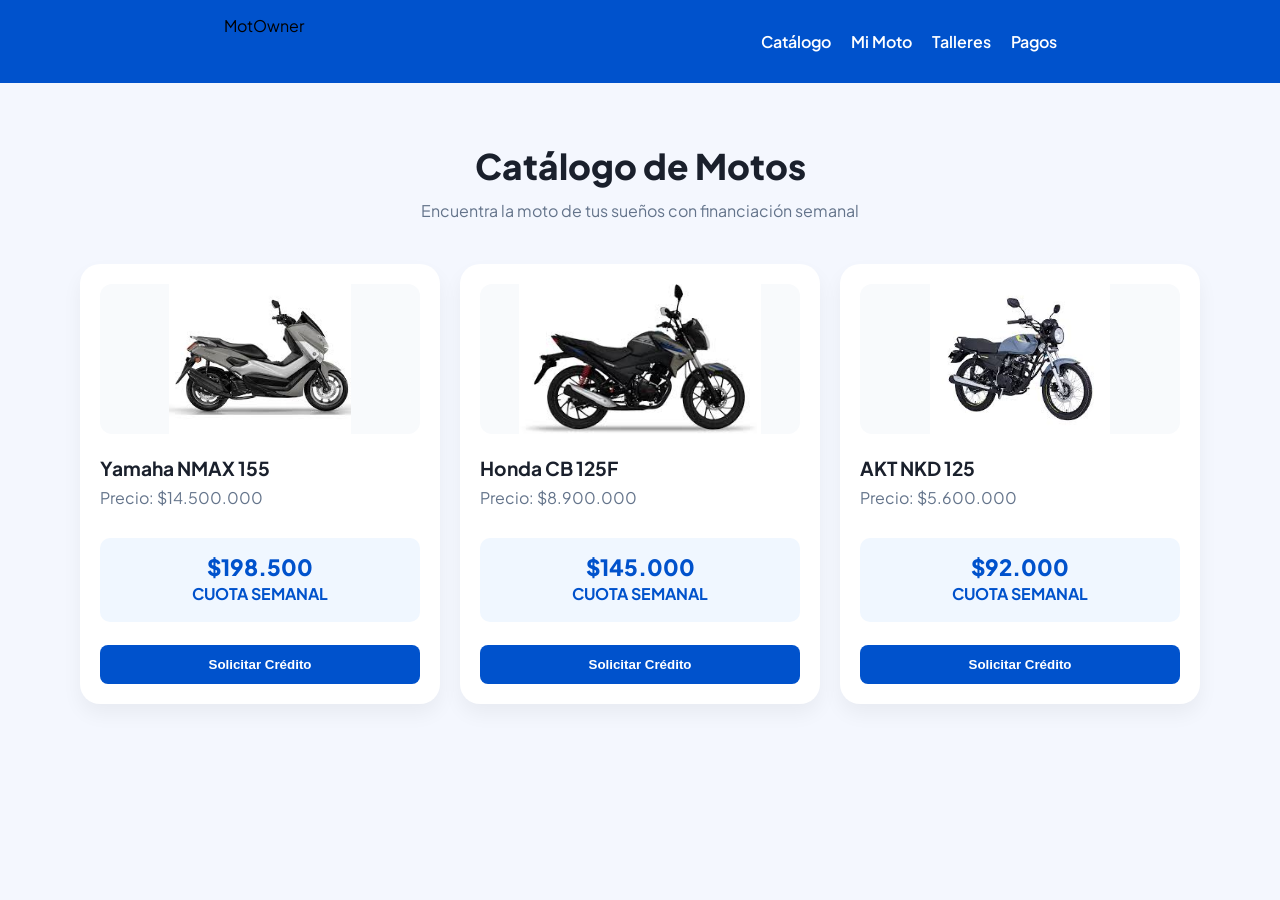
<file: static/index.html>
<!DOCTYPE html>
<html lang="es">
<head>
    <meta charset="UTF-8">
    <meta name="viewport" content="width=device-width, initial-scale=1.0">
    <title>MotOwner - Catálogo de Motos</title>
    <link rel="stylesheet" href="css/estilos.css">
</head>
<body>

    <nav class="navbar">
        <div class="logo">MotOwner</div>
        <ul class="nav-links">
            <li><a href="index.html" class="active">Catálogo</a></li>
            <li><a href="salud.html">Mi Moto</a></li>
            <li><a href="talleres.html">Talleres</a></li>
            <li><a href="pagos.html">Pagos</a></li>
        </ul>
    </nav>

    <div class="main-container">
        
        <header style="text-align: center; margin-top: 40px;">
            <h1 style="font-weight: 800; font-size: 2.5rem; margin: 0; color: #1a202c;">Catálogo de Motos</h1>
            <p style="color: #64748b; font-size: 1.1rem; margin-top: 10px;">Encuentra la moto de tus sueños con financiación semanal</p>
        </header>

        <main class="contenedor-grid">
            
            <article class="card">
                <img src="img/moto.jpg" alt="Yamaha NMAX 155" class="moto-img">
                <div>
                    <h3 style="margin: 0; font-size: 1.2rem; color: #1a202c;">Yamaha NMAX 155</h3>
                    <p style="color: #64748b; font-size: 0.85rem; margin: 5px 0;">Precio: $14.500.000</p>
                </div>
                
                <div class="cuota-box">
                    <span style="color: #0052cc; font-weight: 800; font-size: 1.4rem;">$198.500</span>
                    <p style="margin: 0; font-size: 0.7rem; color: #0052cc; font-weight: 700;">CUOTA SEMANAL</p>
                </div>
                
                <button class="btn-accion">Solicitar Crédito</button>
            </article>

            <article class="card">
                <img src="img/cb125f.jpg" alt="Honda CB 125F" class="moto-img">
                <div>
                    <h3 style="margin: 0; font-size: 1.2rem; color: #1a202c;">Honda CB 125F</h3>
                    <p style="color: #64748b; font-size: 0.85rem; margin: 5px 0;">Precio: $8.900.000</p>
                </div>
                
                <div class="cuota-box">
                    <span style="color: #0052cc; font-weight: 800; font-size: 1.4rem;">$145.000</span>
                    <p style="margin: 0; font-size: 0.7rem; color: #0052cc; font-weight: 700;">CUOTA SEMANAL</p>
                </div>
                
                <button class="btn-accion">Solicitar Crédito</button>
            </article>

            <article class="card">
                <img src="img/nkd.jpg" alt="AKT NKD 125" class="moto-img">
                <div>
                    <h3 style="margin: 0; font-size: 1.2rem; color: #1a202c;">AKT NKD 125</h3>
                    <p style="color: #64748b; font-size: 0.85rem; margin: 5px 0;">Precio: $5.600.000</p>
                </div>
                
                <div class="cuota-box">
                    <span style="color: #0052cc; font-weight: 800; font-size: 1.4rem;">$92.000</span>
                    <p style="margin: 0; font-size: 0.7rem; color: #0052cc; font-weight: 700;">CUOTA SEMANAL</p>
                </div>
                
                <button class="btn-accion">Solicitar Crédito</button>
            </article>

        </main>
    </div>

</body>
</html>
</file>
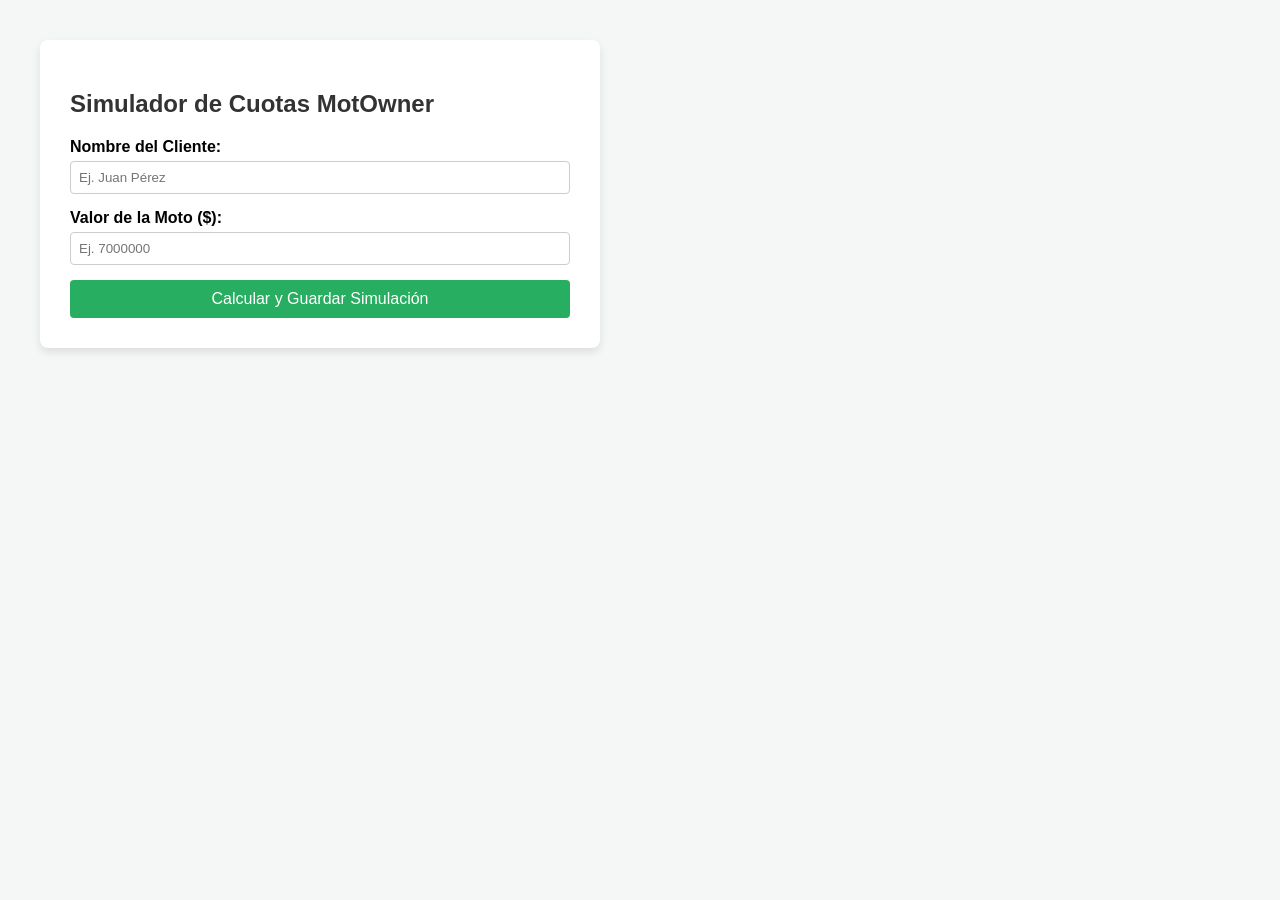
<file: src/main/resources/templates/index.html>
<!DOCTYPE html>
<html xmlns:th="http://www.thymeleaf.org">
<head>
    <meta charset="UTF-8">
    <title>MotOwner - Simulador de Créditos</title>
    <style>
        body { font-family: Arial, sans-serif; margin: 40px; background-color: #f4f7f6; }
        .container { max-width: 500px; background: white; padding: 30px; border-radius: 8px; box-shadow: 0 4px 8px rgba(0,0,0,0.1); }
        h2 { color: #333; }
        .form-group { margin-bottom: 15px; }
        label { display: block; margin-bottom: 5px; font-weight: bold; }
        input[type="text"], input[type="number"] { width: 100%; padding: 8px; border: 1px solid #ccc; border-radius: 4px; box-sizing: border-box; }
        button { background-color: #27ae60; color: white; padding: 10px 15px; border: none; border-radius: 4px; cursor: pointer; width: 100%; font-size: 16px; }
        button:hover { background-color: #219150; }
    </style>
</head>
<body>

<div class="container">
    <h2>Simulador de Cuotas MotOwner</h2>
    <form th:action="@{/simular}" method="post">
        <div class="form-group">
            <label for="nombreCliente">Nombre del Cliente:</label>
            <input type="text" id="nombreCliente" name="nombreCliente" placeholder="Ej. Juan Pérez" required>
        </div>
        <div class="form-group">
            <label for="valorMoto">Valor de la Moto ($):</label>
            <input type="number" id="valorMoto" name="valorMoto" placeholder="Ej. 7000000" min="1" required>
        </div>
        <button type="submit">Calcular y Guardar Simulación</button>
    </form>
</div>

</body>
</html>
</file>
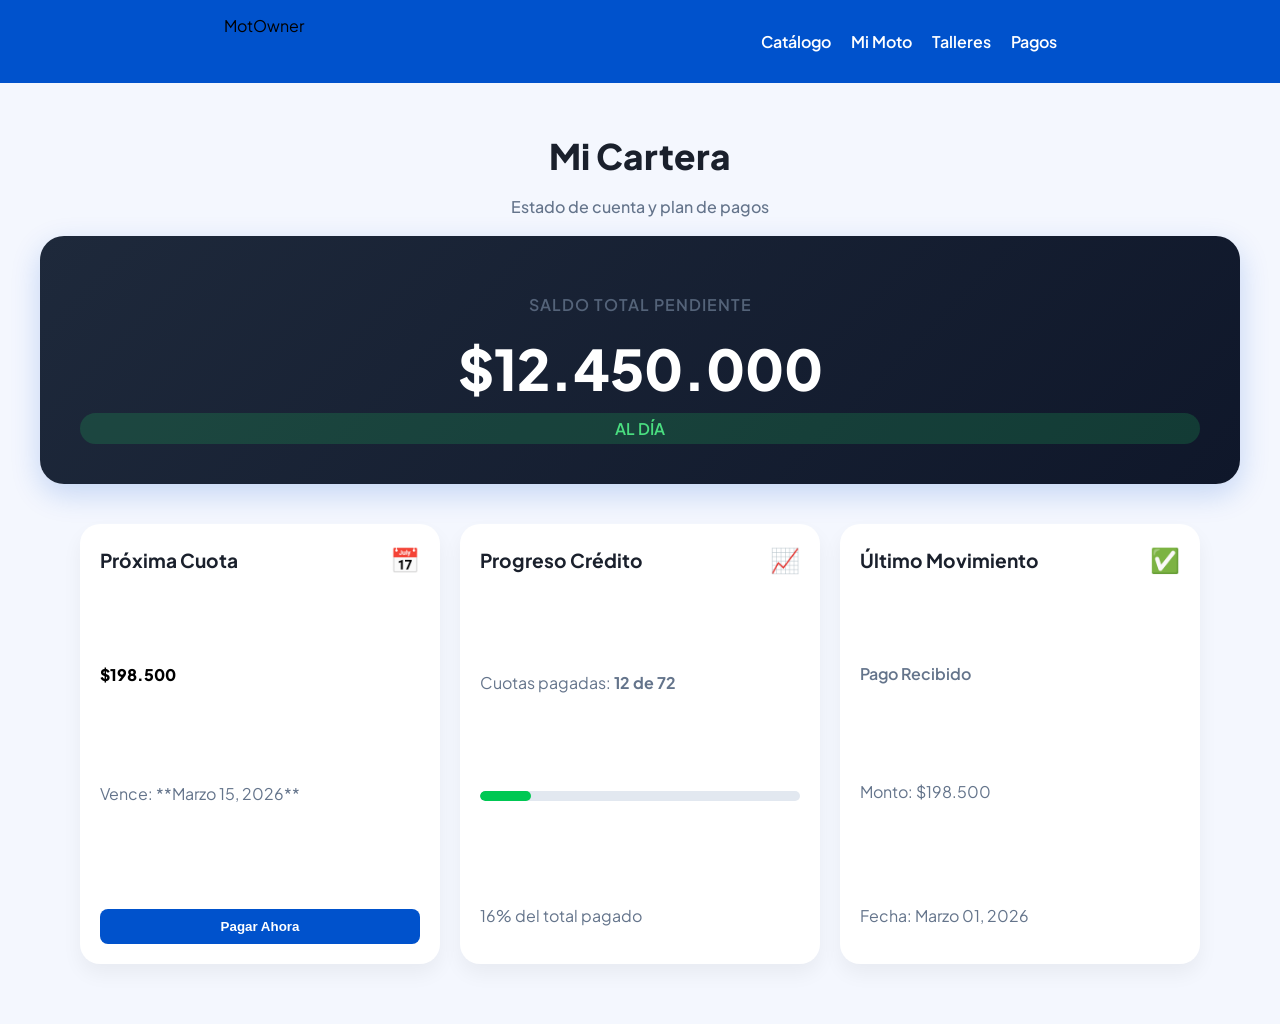
<file: static/pagos.html>
<!DOCTYPE html>
<html lang="es">
<head>
    <meta charset="UTF-8">
    <meta name="viewport" content="width=device-width, initial-scale=1.0">
    <title>MotOwner - Mi Cartera</title>
    <link rel="stylesheet" href="css/estilos.css">
</head>
<body>

    <nav class="navbar">
        <div class="logo">MotOwner</div>
        <ul class="nav-links">
            <li><a href="index.html" class="active">Catálogo</a></li>
            <li><a href="salud.html">Mi Moto</a></li>
            <li><a href="talleres.html">Talleres</a></li>
            <li><a href="pagos.html">Pagos</a></li> </ul>
    </nav>

    <div class="main-container">
        <header style="text-align: center; margin-top: 30px;">
            <h1 style="font-weight: 800; font-size: 2.2rem; margin-bottom: 5px;">Mi Cartera</h1>
            <p style="color: #64748b; font-weight: 500;">Estado de cuenta y plan de pagos</p>
        </header>

        <main>
            <section class="card-salud-pro" style="background: linear-gradient(135deg, #1e293b 0%, #0f172a 100%);">
                <p style="opacity: 0.8; font-weight: 600; letter-spacing: 1px;">SALDO TOTAL PENDIENTE</p>
                <h2 class="porcentaje-grande" style="font-size: 3.5rem;">$12.450.000</h2>
                <div style="background: rgba(34, 197, 94, 0.2); color: #4ade80; padding: 5px 20px; border-radius: 50px; font-weight: 600;">
                    AL DÍA
                </div>
            </section>

            <div class="contenedor-grid">
                <article class="card">
                    <div class="card-header">
                        <h3 style="margin: 0;">Próxima Cuota</h3>
                        <span style="font-size: 1.5rem;">📅</span>
                    </div>
                    <p style="font-size: 1.5rem; font-weight: 800; color: var(--azul-cobalto); margin: 10px 0;">$198.500</p>
                    <p style="color: #64748b; font-size: 0.9rem;">Vence: **Marzo 15, 2026**</p>
                    <button class="btn-accion" style="padding: 10px; margin-top: 20px;">Pagar Ahora</button>
                </article>

                <article class="card">
                    <div class="card-header">
                        <h3 style="margin: 0;">Progreso Crédito</h3>
                        <span style="font-size: 1.5rem;">📈</span>
                    </div>
                    <p style="color: #64748b; font-size: 0.9rem; margin: 10px 0;">Cuotas pagadas: <strong>12 de 72</strong></p>
                    <div class="bar-container">
                        <div class="bar" style="width: 16%;"></div>
                    </div>
                    <p style="font-size: 0.8rem; color: #64748b;">16% del total pagado</p>
                </article>

                <article class="card">
                    <div class="card-header">
                        <h3 style="margin: 0;">Último Movimiento</h3>
                        <span style="font-size: 1.5rem;">✅</span>
                    </div>
                    <p style="font-weight: 600; margin: 10px 0;">Pago Recibido</p>
                    <p style="color: #64748b; font-size: 0.9rem;">Monto: $198.500</p>
                    <p style="color: #64748b; font-size: 0.8rem;">Fecha: Marzo 01, 2026</p>
                </article>
            </div>
        </main>
    </div>

</body>
</html>
</file>
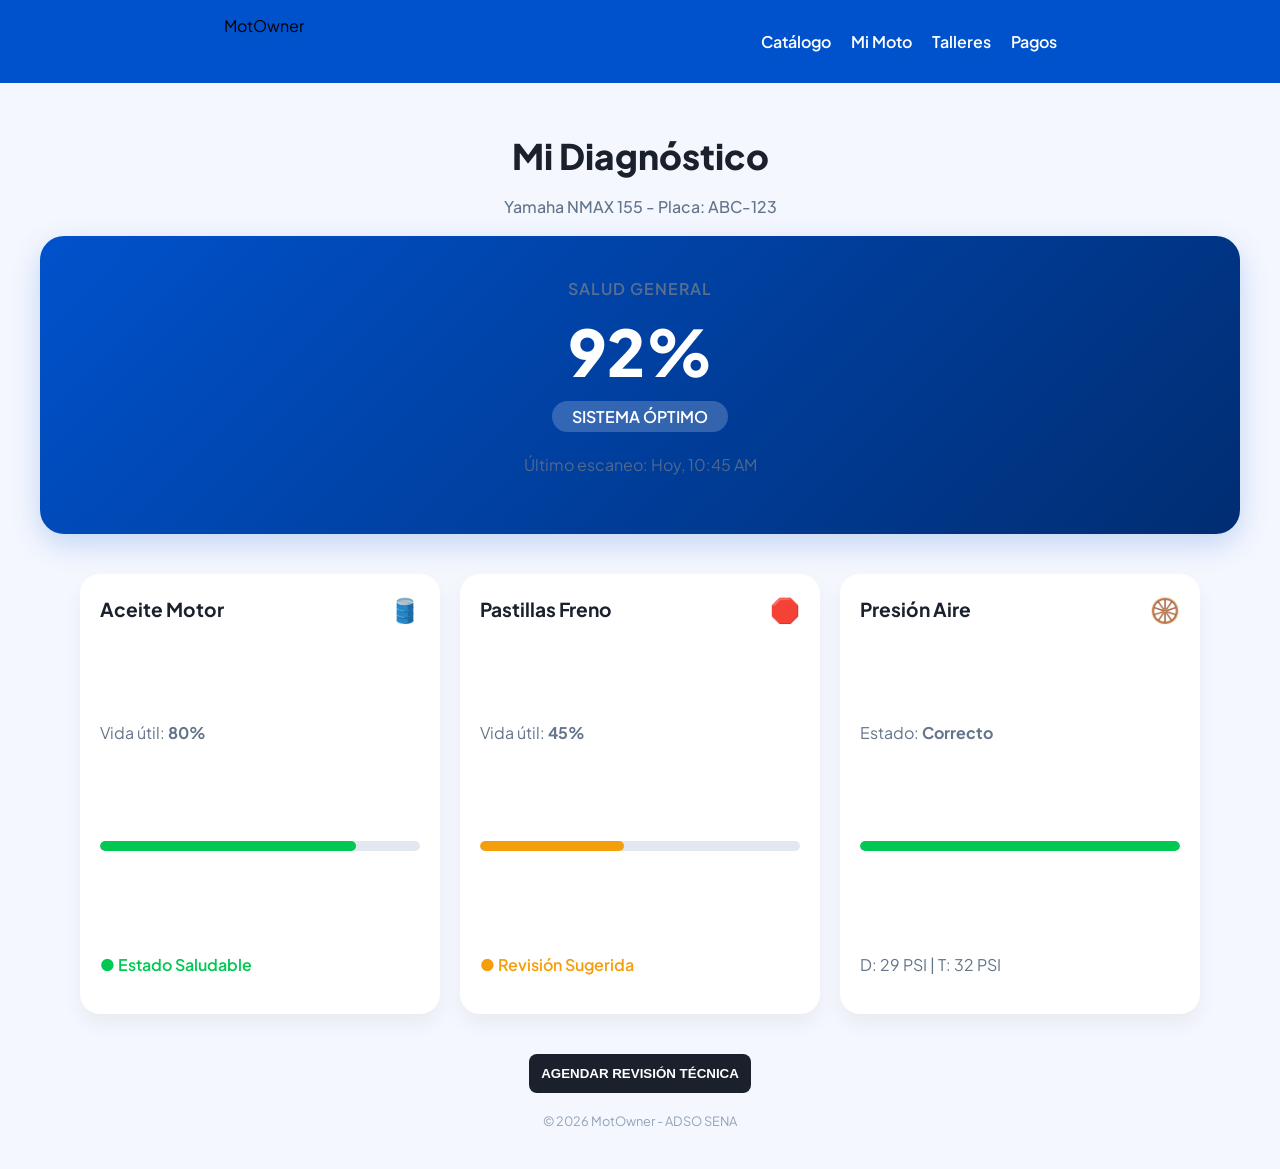
<file: static/salud.html>
<!DOCTYPE html>
<html lang="es">
<head>
    <meta charset="UTF-8">
    <meta name="viewport" content="width=device-width, initial-scale=1.0">
    <title>MotOwner - Salud de mi Moto</title>
    <link rel="stylesheet" href="css/estilos.css">
</head>
<body>

    <nav class="navbar">
    <div class="logo">MotOwner</div>
    <ul class="nav-links">
        <li><a href="index.html">Catálogo</a></li>
        <li><a href="salud.html" class="active">Mi Moto</a></li>
        <li><a href="talleres.html">Talleres</a></li>
        <li><a href="pagos.html">Pagos</a></li>
    </ul>
</nav>

    <div class="main-container">
        
        <header style="text-align: center; margin-top: 30px;">
            <h1 style="font-weight: 800; font-size: 2.2rem; margin-bottom: 5px;">Mi Diagnóstico</h1>
            <p style="color: #64748b; font-weight: 500;">Yamaha NMAX 155 - Placa: ABC-123</p>
        </header>

        <main>
            <section class="card-salud-pro">
                <p style="opacity: 0.9; font-weight: 600; letter-spacing: 1px; margin: 0;">SALUD GENERAL</p>
                <h2 class="porcentaje-grande">92%</h2>
                <div style="background: rgba(255,255,255,0.2); display: inline-block; padding: 5px 20px; border-radius: 50px; font-weight: 600;">
                    SISTEMA ÓPTIMO
                </div>
                <p style="margin-top: 20px; font-size: 0.85rem; opacity: 0.8;">Último escaneo: Hoy, 10:45 AM</p>
            </section>

            <div class="contenedor-grid">
                
                <article class="card">
                    <div class="card-header">
                        <h3 style="margin: 0; font-size: 1.1rem;">Aceite Motor</h3>
                        <span style="font-size: 1.5rem;">🛢️</span>
                    </div>
                    <p style="color: #64748b; font-size: 0.9rem; margin: 10px 0;">Vida útil: <strong>80%</strong></p>
                    <div class="bar-container">
                        <div class="bar" style="width: 80%;"></div>
                    </div>
                    <p style="font-size: 0.8rem; color: #00c853; font-weight: 600;">● Estado Saludable</p>
                </article>

                <article class="card">
                    <div class="card-header">
                        <h3 style="margin: 0; font-size: 1.1rem;">Pastillas Freno</h3>
                        <span style="font-size: 1.5rem;">🛑</span>
                    </div>
                    <p style="color: #64748b; font-size: 0.9rem; margin: 10px 0;">Vida útil: <strong>45%</strong></p>
                    <div class="bar-container">
                        <div class="bar orange" style="width: 45%;"></div>
                    </div>
                    <p style="font-size: 0.8rem; color: #f59e0b; font-weight: 600;">● Revisión Sugerida</p>
                </article>

                <article class="card">
                    <div class="card-header">
                        <h3 style="margin: 0; font-size: 1.1rem;">Presión Aire</h3>
                        <span style="font-size: 1.5rem;">🛞</span>
                    </div>
                    <p style="color: #64748b; font-size: 0.9rem; margin: 10px 0;">Estado: <strong>Correcto</strong></p>
                    <div class="bar-container">
                        <div class="bar" style="width: 100%;"></div>
                    </div>
                    <p style="font-size: 0.8rem; color: #64748b;">D: 29 PSI | T: 32 PSI</p>
                </article>

            </div>

            <div class="action-area">
                <button class="btn-accion">
                    AGENDAR REVISIÓN TÉCNICA
                </button>
            </div>
        </main>

        <footer style="text-align: center; padding: 20px; color: #94a3b8; font-size: 0.8rem;">
            &copy; 2026 MotOwner - ADSO SENA
        </footer>
    </div>

</body>
</html>
</file>
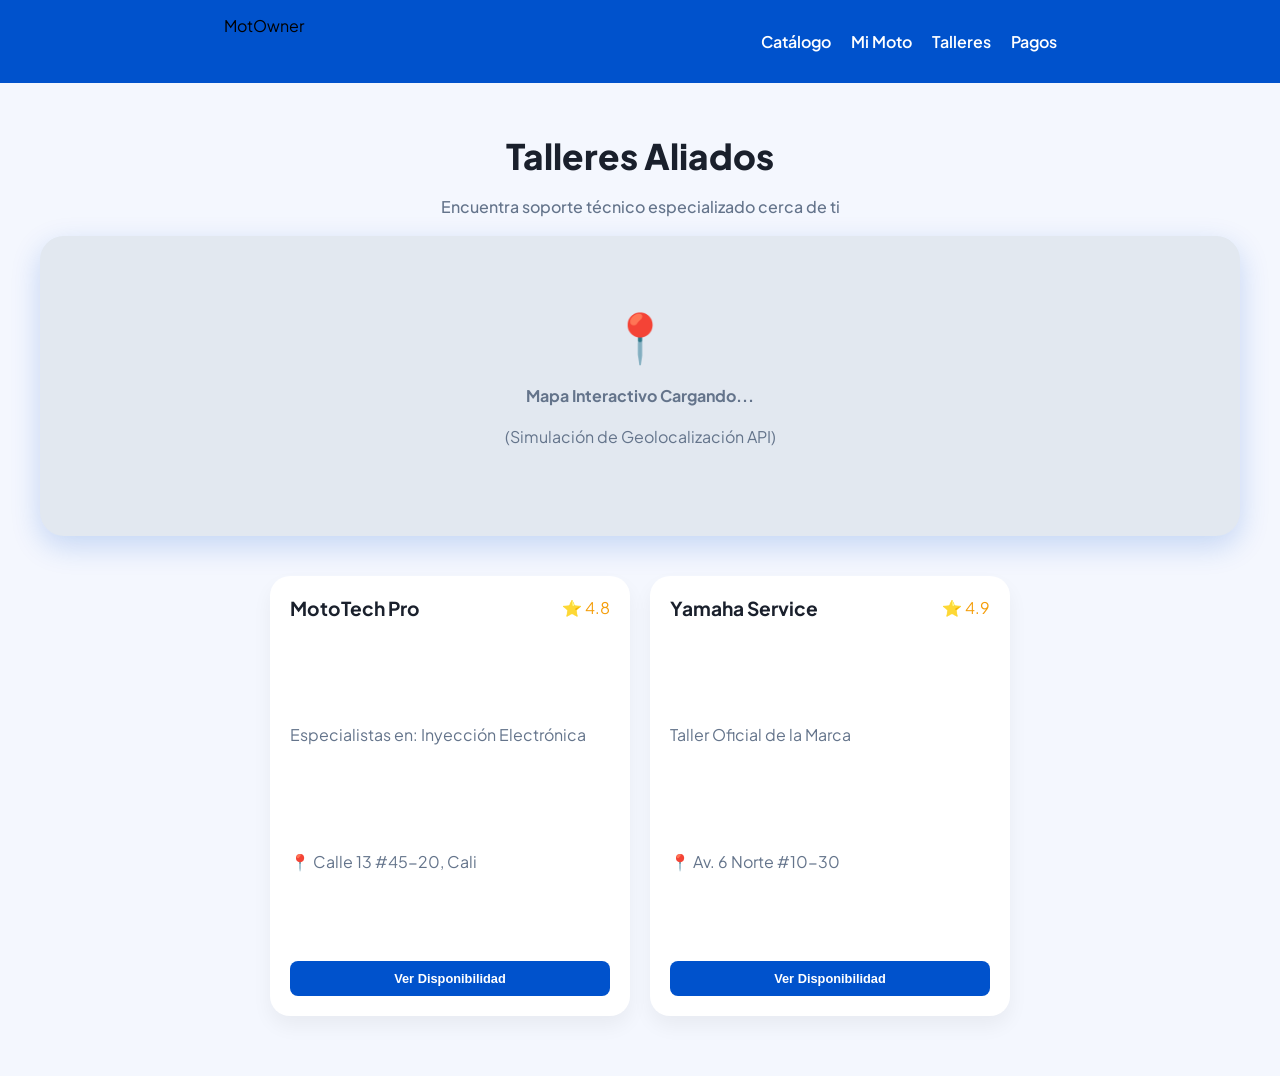
<file: static/talleres.html>
<!DOCTYPE html>
<html lang="es">
<head>
    <meta charset="UTF-8">
    <meta name="viewport" content="width=device-width, initial-scale=1.0">
    <title>MotOwner - Talleres Cercanos</title>
    <link rel="stylesheet" href="css/estilos.css">
</head>
<body>

    <nav class="navbar">
        <div class="logo">MotOwner</div>
        <ul class="nav-links">
            <li><a href="index.html" class="active">Catálogo</a></li>
            <li><a href="salud.html">Mi Moto</a></li>
            <li><a href="talleres.html">Talleres</a></li>
            <li><a href="pagos.html">Pagos</a></li> </ul>
    </nav>

    <div class="main-container">
        <header style="text-align: center; margin-top: 30px;">
            <h1 style="font-weight: 800; font-size: 2.2rem; margin-bottom: 5px;">Talleres Aliados</h1>
            <p style="color: #64748b; font-weight: 500;">Encuentra soporte técnico especializado cerca de ti</p>
        </header>

        <main>
            <section class="card-salud-pro" style="padding: 0; overflow: hidden; height: 300px; background: #e2e8f0; position: relative;">
                <div style="position: absolute; top: 50%; left: 50%; transform: translate(-50%, -50%); color: #64748b; text-align: center;">
                    <span style="font-size: 3rem;">📍</span>
                    <p style="font-weight: bold;">Mapa Interactivo Cargando...</p>
                    <p style="font-size: 0.8rem;">(Simulación de Geolocalización API)</p>
                </div>
                <div style="width: 100%; height: 100%; background-image: url('https://www.google.com/maps/about/images/home/home-map-visual.jpg'); background-size: cover; opacity: 0.4;"></div>
            </section>

            <div class="contenedor-grid">
                <article class="card">
                    <div class="card-header">
                        <h3 style="margin: 0;">MotoTech Pro</h3>
                        <span style="color: #f59e0b;">⭐ 4.8</span>
                    </div>
                    <p style="font-size: 0.9rem; color: #64748b;">Especialistas en: Inyección Electrónica</p>
                    <p style="font-size: 0.8rem; margin: 10px 0;">📍 Calle 13 #45-20, Cali</p>
                    <button class="btn-accion" style="padding: 10px; font-size: 0.8rem;">Ver Disponibilidad</button>
                </article>

                <article class="card">
                    <div class="card-header">
                        <h3 style="margin: 0;">Yamaha Service</h3>
                        <span style="color: #f59e0b;">⭐ 4.9</span>
                    </div>
                    <p style="font-size: 0.9rem; color: #64748b;">Taller Oficial de la Marca</p>
                    <p style="font-size: 0.8rem; margin: 10px 0;">📍 Av. 6 Norte #10-30</p>
                    <button class="btn-accion" style="padding: 10px; font-size: 0.8rem;">Ver Disponibilidad</button>
                </article>
            </div>
        </main>
    </div>

</body>
</html>
</file>
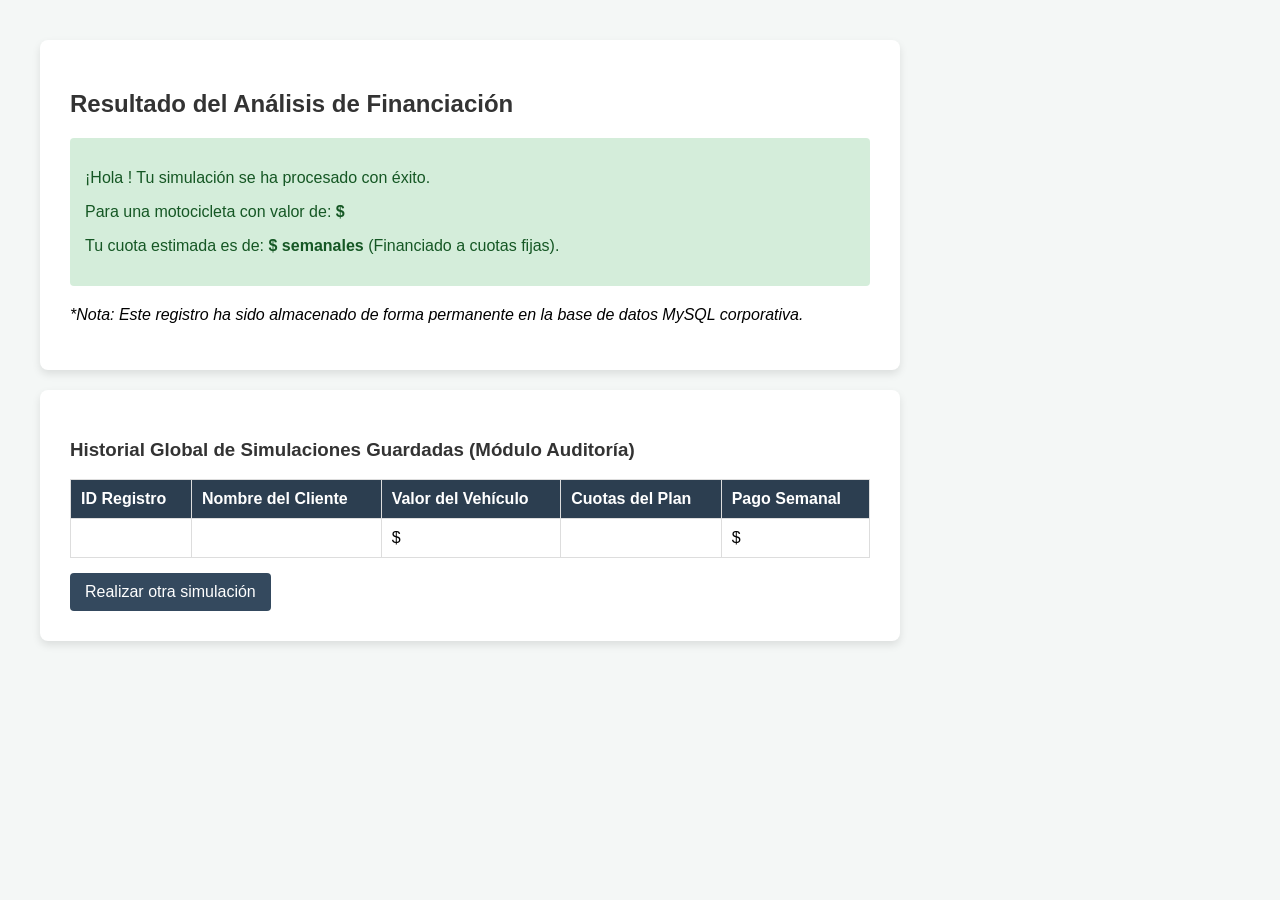
<file: src/main/resources/templates/resultado.html>
<!DOCTYPE html>
<html xmlns:th="http://www.thymeleaf.org">
<head>
    <meta charset="UTF-8">
    <title>MotOwner - Resultado de Simulación</title>
    <style>
        body { font-family: Arial, sans-serif; margin: 40px; background-color: #f4f7f6; }
        .container { max-width: 800px; background: white; padding: 30px; border-radius: 8px; box-shadow: 0 4px 8px rgba(0,0,0,0.1); margin-bottom: 20px; }
        h2, h3 { color: #333; }
        .resultado-box { background-color: #d4edda; color: #155724; padding: 15px; border-radius: 4px; margin-bottom: 20px; }
        table { width: 100%; border-collapse: collapse; margin-top: 15px; }
        th, td { border: 1px solid #ddd; padding: 10px; text-align: left; }
        th { background-color: #2c3e50; color: white; }
        tr:nth-child(even) { background-color: #f9f9f9; }
        .btn-volver { display: inline-block; background-color: #34495e; color: white; padding: 10px 15px; text-decoration: none; border-radius: 4px; margin-top: 15px; }
    </style>
</head>
<body>

<div class="container">
    <h2>Resultado del Análisis de Financiación</h2>
    <div class="resultado-box">
        <p>¡Hola <strong><span th:text="${cliente}"></span></strong>! Tu simulación se ha procesado con éxito.</p>
        <p>Para una motocicleta con valor de: <strong>$<span th:text="${precio}"></span></strong></p>
        <p>Tu cuota estimada es de: <strong>$<span th:text="${#numbers.formatDecimal(resultadoCuota, 1, 2)}"></span> semanales</strong> (Financiado a <span th:text="${semanas}"></span> cuotas fijas).</p>
    </div>
    <p><em>*Nota: Este registro ha sido almacenado de forma permanente en la base de datos MySQL corporativa.</em></p>
</div>

<div class="container">
    <h3>Historial Global de Simulaciones Guardadas (Módulo Auditoría)</h3>
    <table>
        <thead>
            <tr>
                <th>ID Registro</th>
                <th>Nombre del Cliente</th>
                <th>Valor del Vehículo</th>
                <th>Cuotas del Plan</th>
                <th>Pago Semanal</th>
            </tr>
        </thead>
        <tbody>
            <tr th:each="sim : ${historialSimulaciones}">
                <td th:text="${sim.id}"></td>
                <td th:text="${sim.nombreCliente}"></td>
                <td>$<span th:text="${sim.valorMoto}"></span></td>
                <td th:text="${sim.cuotasSemanales}"></td>
                <td>$<span th:text="${#numbers.formatDecimal(sim.calcularCuotaSemanal(), 1, 2)}"></span></td>
            </tr>
        </tbody>
    </table>
    <a th:href="@{/}" class="btn-volver">Realizar otra simulación</a>
</div>

</body>
</html>
</file>
<file: static/css/estilos.css>
@import url('https://fonts.googleapis.com/css2?family=Plus+Jakarta+Sans:wght@400;600;800&display=swap');

body {
    margin: 0;
    padding: 0;
    background-color: #f4f7fe;
    font-family: 'Plus Jakarta Sans', sans-serif;
}

.navbar {
    background-color: #0052cc;
    display: flex;
    justify-content: space-around;
    padding: 15px;
}

.nav-links { display: flex; list-style: none; gap: 20px; }
.nav-links a { color: white; text-decoration: none; font-weight: 600; }


.contenedor-grid {
    display: flex !important;
    flex-direction: row !important; 
    flex-wrap: nowrap !important;  
    justify-content: center !important;
    gap: 20px !important;
    width: 95% !important;
    max-width: 1200px !important;
    margin: 40px auto !important;
}

.card {
    background: white;
    flex: 1 !important; 
    max-width: 320px !important;
    padding: 20px;
    border-radius: 20px;
    box-shadow: 0 10px 20px rgba(0,0,0,0.05);
    display: flex;
    flex-direction: column;
    justify-content: space-between;
    min-height: 400px;
}

.moto-img {
    width: 100%;
    height: 150px;
    object-fit: contain;
    background: #f8fafc;
    border-radius: 12px;
}

.cuota-box {
    background: #f0f7ff;
    padding: 15px;
    border-radius: 10px;
    text-align: center;
}

.btn-accion {
    background: #0052cc;
    color: white;
    border: none;
    padding: 12px;
    border-radius: 8px;
    font-weight: 700;
    cursor: pointer;
}


.card-salud-pro {
    background: linear-gradient(135deg, #0052cc 0%, #002d72 100%);
    color: white;
    padding: 40px;
    border-radius: 24px;
    text-align: center;
    margin-bottom: 30px;
    box-shadow: 0 10px 30px rgba(0, 82, 204, 0.2);
}

.porcentaje-grande {
    font-size: 4rem;
    font-weight: 800;
    margin: 10px 0;
}


.bar-container {
    background-color: #e2e8f0;
    height: 10px;
    border-radius: 10px;
    margin: 10px 0;
    overflow: hidden; 
}


.bar {
    height: 100%;
    background-color: #00c853; 
    border-radius: 10px;
    transition: width 0.5s ease-in-out;
}


.bar.orange {
    background-color: #f59e0b;
}


.card-header {
    display: flex;
    justify-content: space-between;
    align-items: center;
    margin-bottom: 10px;
}


.action-area {
    margin-top: 30px;
    display: flex;
    justify-content: center;
}

.action-area .btn-accion {
    max-width: 400px;
    background-color: #1a202c; 
}


h1 {
    font-size: 2.2rem !important;
    font-weight: 800;
    margin-bottom: 10px;
    color: #1a202c;
    text-align: center;
}

h3 {
    font-size: 1.2rem !important;
    font-weight: 700;
    color: #1a202c;
}

p {
    font-size: 1rem !important;
    color: #64748b;
    line-height: 1.6;
}


.main-container {
    padding: 20px;
    max-width: 1200px;
    margin: 0 auto;
}

@media (max-width: 768px) {
    .navbar {
        flex-direction: column;
        gap: 10px;
        text-align: center;
    }

    .nav-links {
        padding: 0;
        gap: 10px;
    }

    .contenedor-grid {
        flex-direction: column !important; 
        flex-wrap: wrap !important;
        align-items: center !important;
    }

    .card {
        width: 100% !important;
        max-width: 90% !important;
        min-height: auto;
    }

    .porcentaje-grande {
        font-size: 2.5rem !important;
    }
}
</file>
